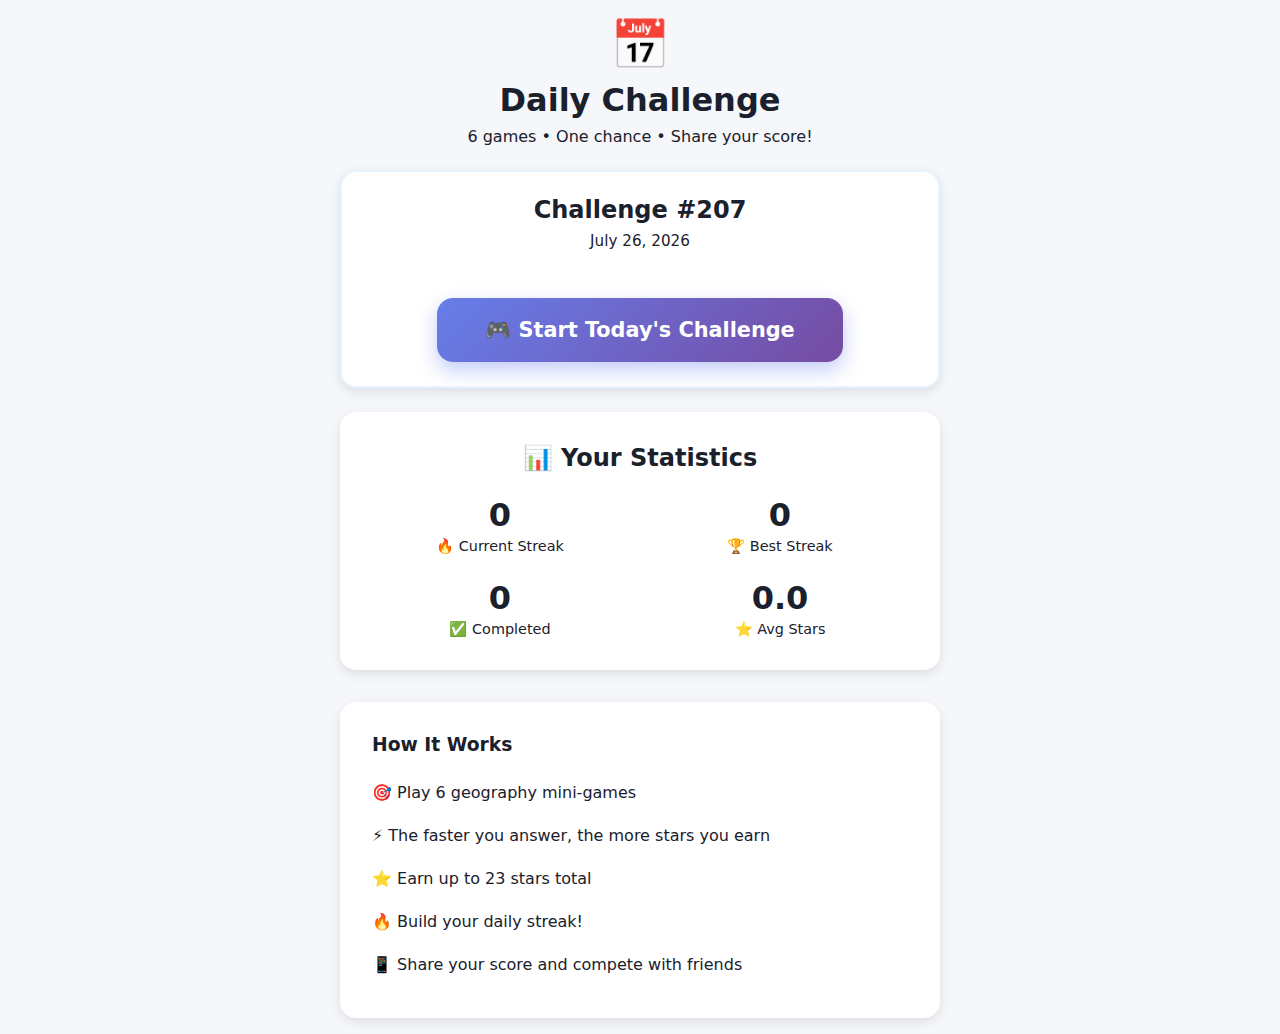
<file: daily.html>
<!DOCTYPE html>
<html lang="en">
<head>
  <meta charset="UTF-8">
  <meta name="viewport" content="width=device-width, initial-scale=1.0, maximum-scale=1.0, user-scalable=no">
  <title>Daily Challenge - GeoQuiz</title>
  <link rel="icon" type="image/svg+xml" href="favicon.svg">
  <meta name="description" content="Take the daily geography challenge! Test your knowledge with 6 mini-games and share your score.">


  <link rel="stylesheet" href="css/styles.css">
  <link rel="stylesheet" href="css/daily-challenge.css">
</head>
<body>
  <header>
    <nav>
    </nav>
  </header>

  <main class="daily-landing">
    <div class="daily-hero">
      <div class="daily-icon">📅</div>
      <h1>Daily Challenge</h1>
      <p class="daily-subtitle">6 games • One chance • Share your score!</p>
    </div>

    <div class="daily-challenge-card" id="challenge-card">
      <!-- Will be populated by JavaScript -->
    </div>

    <div class="daily-stats-card" id="stats-card">
      <h2>📊 Your Statistics</h2>
      <div class="stats-grid">
        <div class="stat-item">
          <div class="stat-value" id="current-streak">0</div>
          <div class="stat-label">🔥 Current Streak</div>
        </div>
        <div class="stat-item">
          <div class="stat-value" id="max-streak">0</div>
          <div class="stat-label">🏆 Best Streak</div>
        </div>
        <div class="stat-item">
          <div class="stat-value" id="total-completed">0</div>
          <div class="stat-label">✅ Completed</div>
        </div>
        <div class="stat-item">
          <div class="stat-value" id="average-stars">0.0</div>
          <div class="stat-label">⭐ Avg Stars</div>
        </div>
      </div>
    </div>

    <div class="daily-info">
      <h3>How It Works</h3>
      <ul>
        <li>🎯 Play 6 geography mini-games</li>
        <li>⚡ The faster you answer, the more stars you earn</li>
        <li>⭐ Earn up to 23 stars total</li>
        <li>🔥 Build your daily streak!</li>
        <li>📱 Share your score and compete with friends</li>
      </ul>
    </div>
  </main>

  <script src="js/theme.js"></script>
  <script type="module">
    import { getTodayDate, getChallengeNumber } from './js/seeded-random.js';
    import { hasCompletedToday, getResultForDate, getStats, getTimeUntilNext } from './js/daily-challenge-scoring.js';

    const today = getTodayDate();
    const challengeNum = getChallengeNumber(today);
    const hasPlayed = hasCompletedToday(today);
    const result = getResultForDate(today);
    const stats = getStats();

    // Populate challenge card
    const challengeCard = document.getElementById('challenge-card');

    if (hasPlayed && result) {
      // Already completed today - show results
      const { hours, minutes } = getTimeUntilNext();
      challengeCard.innerHTML = `
        <div class="challenge-completed">
          <div class="completed-icon">✅</div>
          <h2>Challenge #${challengeNum} Complete!</h2>
          <div class="completed-score">
            <div class="score-stars">⭐ ${result.stars}/23 stars</div>
            <div class="score-time">⏱️ ${Math.floor(result.totalTime / 60)}:${(result.totalTime % 60).toString().padStart(2, '0')}</div>
          </div>
          <p class="next-challenge">Next challenge in ${hours}h ${minutes}m</p>
          <a href="daily-challenge.html?review=${today}" class="btn btn-secondary">
            📊 Review Results
          </a>
        </div>
      `;
    } else {
      // Not played yet - show start button
      const dateFormatted = new Date(today + 'T00:00:00').toLocaleDateString('en-US', {
        month: 'long',
        day: 'numeric',
        year: 'numeric'
      });

      challengeCard.innerHTML = `
        <div class="challenge-available">
          <h2>Challenge #${challengeNum}</h2>
          <p class="challenge-date">${dateFormatted}</p>
          <a href="daily-challenge.html" class="btn-start-challenge">
            🎮 Start Today's Challenge
          </a>
        </div>
      `;
    }

    // Populate stats
    document.getElementById('current-streak').textContent = stats.currentStreak || 0;
    document.getElementById('max-streak').textContent = stats.maxStreak || 0;
    document.getElementById('total-completed').textContent = stats.totalCompleted || 0;
    document.getElementById('average-stars').textContent = stats.averageStars || '0.0';
  </script>
</body>
</html>
</file>
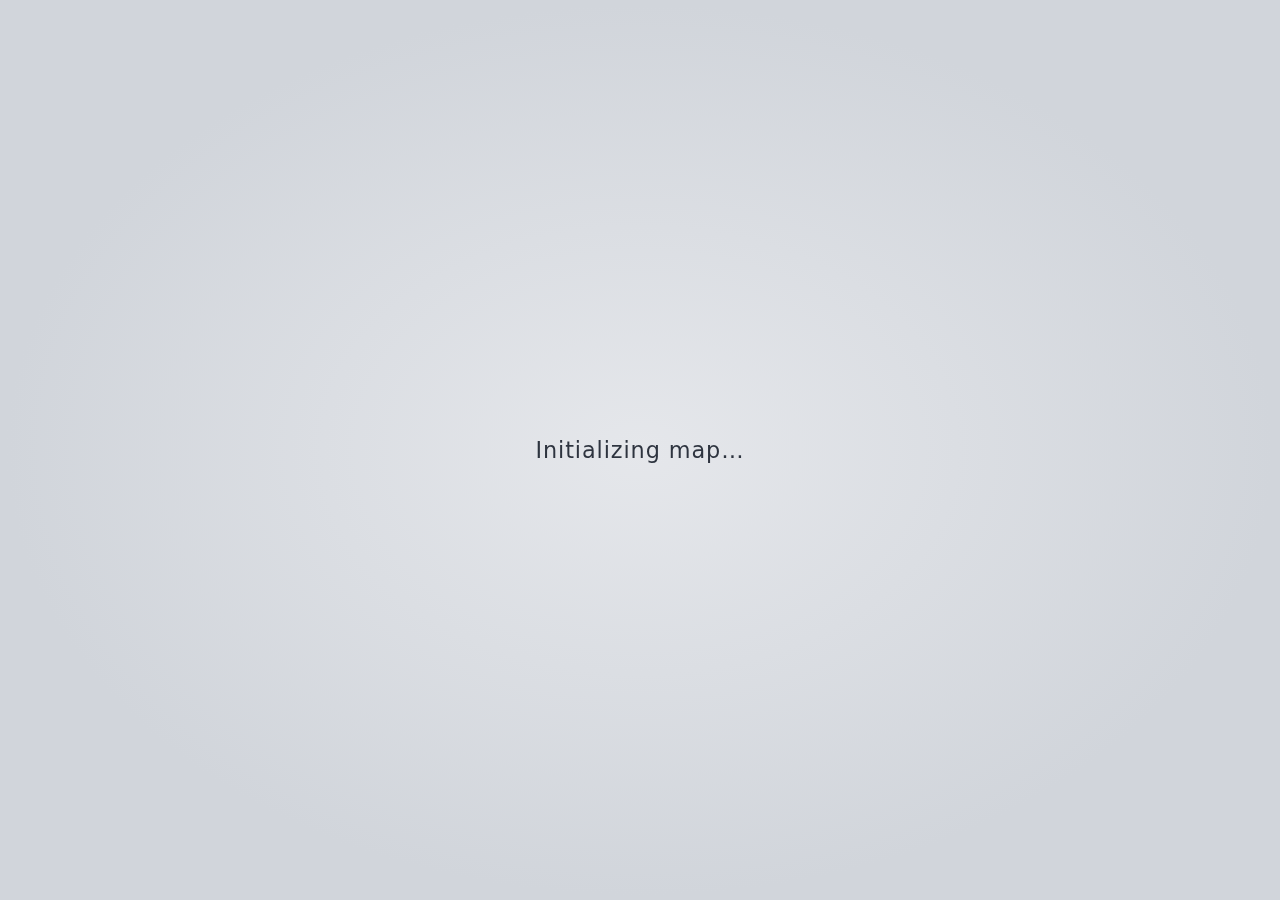
<file: find-country.html>
<!doctype html>
<html lang="en">
<head>
  <meta charset="utf-8"/>
  <meta name="viewport" content="width=device-width,initial-scale=1"/>
  <title>Find the Country Quiz</title>
  <link rel="stylesheet" href="css/styles.css">
  <script>
    // Prevent FOUC - apply theme immediately
    (function() {
      const saved = localStorage.getItem('geoquiz-theme');
      const system = window.matchMedia('(prefers-color-scheme: dark)').matches ? 'dark' : 'light';
      const theme = saved || system;
      if (theme === 'light') {
        document.documentElement.classList.add('light-mode');
      }
    })();
  </script>
</head>

<body>
<div class="wrap">
  <div class="card">

    <div id="init-overlay">
      Initializing map…
    </div>

    <div class="row row-space-between">
      <div>
        <h1><a href="index.html" style="text-decoration: none; color: inherit;">🎯 Find the Country</a></h1>
        <div class="muted">Locate the country on the map.</div>
      </div>
      <div class="row">
        <div class="pill">Score: <b id="score">0</b></div>
        <div class="pill">Progress: <b id="progress">0 / 193</b></div>
      </div>
    </div>

    <div class="hr"></div>

    <div class="country" id="countryName">—</div>

    <div class="mapwrap">
      <svg id="map" viewBox="0 0 600 320" width="100%" height="320"></svg>
    </div>

  </div>
</div>

<!-- Final score screen -->
<div class="overlay" id="finalOverlay" role="dialog" aria-modal="true">
  <div class="panel">
    <h2>🎉 Finished!</h2>
    <div class="muted" id="finalSubtitle"></div>
    <div class="hr"></div>

    <div class="grid2">
      <div class="pill">Final score: <b id="finalScore">0</b></div>
      <div class="pill">Countries: <b id="finalCountries">193</b></div>
      <div class="pill">Correct: <b id="finalCorrect">0</b></div>
      <div class="pill">Accuracy: <b id="finalAccuracy">0%</b></div>
    </div>

    <div class="hr"></div>
    <div class="row">
      <button id="playAgain">Play again</button>
      <button id="closeFinal">Close</button>
    </div>
  </div>
</div>

<canvas id="confetti"></canvas>

<script src="js/theme.js"></script>
<script src="js/data.js"></script>
<script type="module" src="js/find-country-main.js"></script>

</body>
</html>
</file>
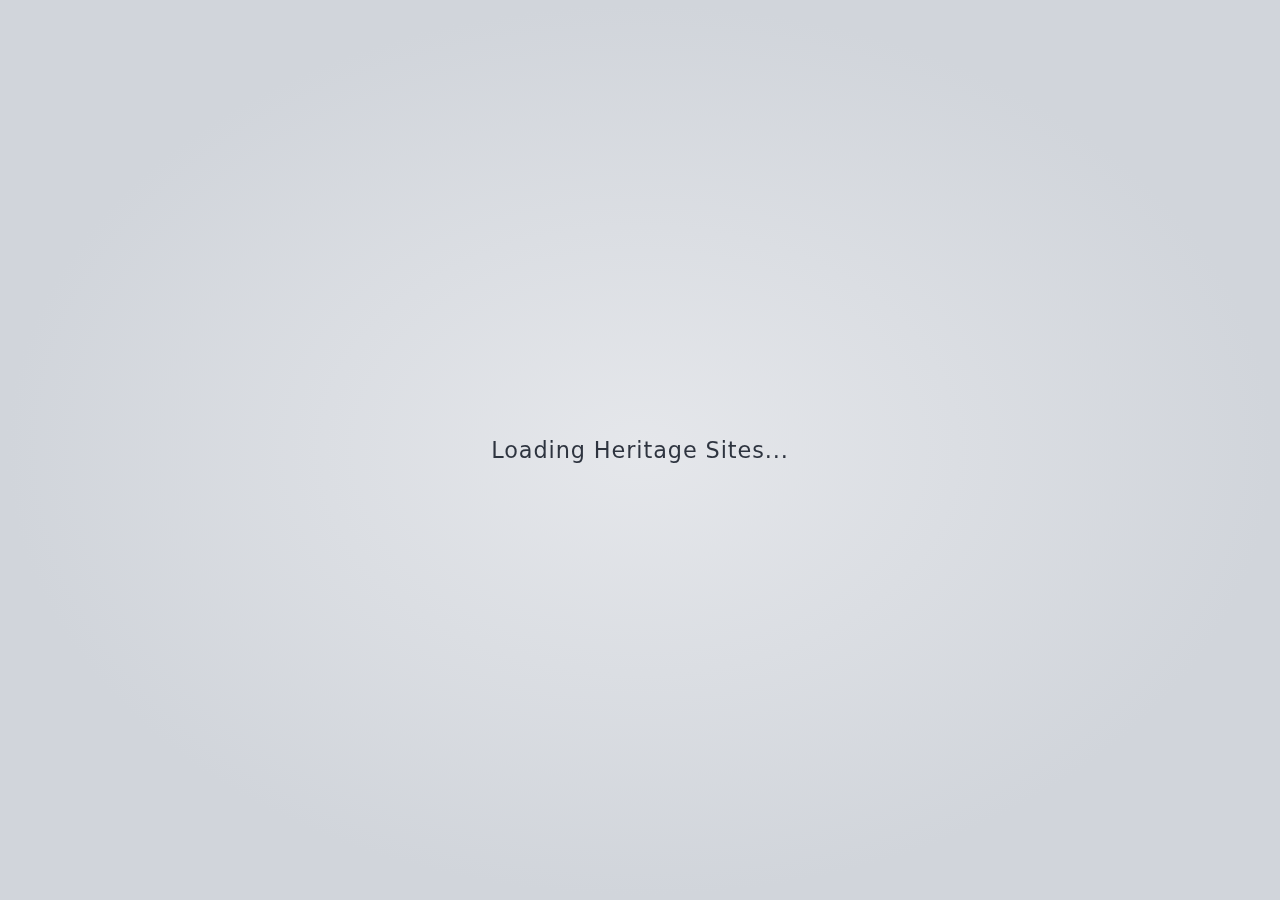
<file: heritage.html>
<!doctype html>
<html lang="en">
<head>
  <meta charset="utf-8"/>
  <meta name="viewport" content="width=device-width,initial-scale=1"/>
  <title>UNESCO Heritage - GeoQuiz</title>
  <link rel="icon" type="image/svg+xml" href="favicon.svg">
  <link rel="stylesheet" href="css/styles.css">
  <script>
    // Prevent FOUC - apply theme immediately
    (function() {
      const saved = localStorage.getItem('geoquiz-theme');
      const system = window.matchMedia('(prefers-color-scheme: dark)').matches ? 'dark' : 'light';
      const theme = saved || system;
      if (theme === 'light') {
        document.documentElement.classList.add('light-mode');
      }
    })();
  </script>
</head>

<body>
<div class="wrap heritage-page">
  <div class="card">

    <div id="init-overlay">
      <div class="spinner"></div>
      <div>Loading Heritage Sites...</div>
    </div>

    <div class="row row-space-between">
      <div>
        <h1>
          <a href="index.html" style="text-decoration: none; color: inherit;">
            <svg class="game-icon game-header-icon" width="60" height="60" viewBox="0 0 100 100" xmlns="http://www.w3.org/2000/svg">
              <defs>
                <linearGradient id="grad-heritage-header" x1="0%" y1="0%" x2="100%" y2="100%">
                  <stop offset="0%" style="stop-color:#ec4899;stop-opacity:1" />
                  <stop offset="100%" style="stop-color:#f97316;stop-opacity:1" />
                </linearGradient>
              </defs>
              <!-- Camera body -->
              <rect x="20" y="35" width="60" height="40" rx="8" fill="url(#grad-heritage-header)" opacity="0.3"/>
              <circle cx="55" cy="55" r="15" fill="none" stroke="url(#grad-heritage-header)" stroke-width="4"/>
              <circle cx="55" cy="55" r="10" fill="url(#grad-heritage-header)" opacity="0.6"/>
              <!-- Flash -->
              <rect x="25" y="30" width="8" height="6" rx="2" fill="url(#grad-heritage-header)"/>
              <!-- Location pin overlay -->
              <circle cx="75" cy="35" r="8" fill="url(#grad-heritage-header)"/>
              <path d="M75 27 L75 20" stroke="url(#grad-heritage-header)" stroke-width="3" stroke-linecap="round"/>
              <circle cx="75" cy="18" r="3" fill="url(#grad-heritage-header)"/>
            </svg>
            UNESCO Heritage
          </a>
        </h1>
        <div class="muted">Identify countries from UNESCO World Heritage Sites.</div>
      </div>
      <div class="row">
        <div class="pill">Score: <b id="score">0</b></div>
        <div class="pill">Progress: <b id="progress">0 / 46</b></div>
      </div>
    </div>

    <div class="hr"></div>

    <!-- Image Container (will be replaced by UI component) -->
    <div id="game-container" class="heritage-game-container"></div>

  </div>
</div>

<!-- Final score screen -->
<div class="overlay" id="finalOverlay" role="dialog" aria-modal="true" style="display: none;">
  <div class="panel">
    <h2>🌍 Adventure Complete!</h2>
    <div class="muted" id="finalSubtitle"></div>
    <div class="hr"></div>

    <div class="grid2">
      <div class="pill">Final score: <b id="finalScore">0</b></div>
      <div class="pill">Sites: <b id="finalSites">46</b></div>
      <div class="pill">Perfect Guesses: <b id="finalPerfect">0</b></div>
      <div class="pill">Accuracy: <b id="finalAccuracy">0%</b></div>
    </div>

    <div class="hr"></div>
    <div class="row">
      <button id="playAgain">Play Again</button>
      <button id="closeFinal">Close</button>
    </div>
  </div>
</div>

<canvas id="confetti"></canvas>

<script src="js/pako.min.js"></script>
<script src="js/mobile-autocomplete.js"></script>
<script src="js/theme.js"></script>
<script src="js/data.js"></script>
<script type="module" src="js/heritage-main.js"></script>

</body>
</html>
</file>
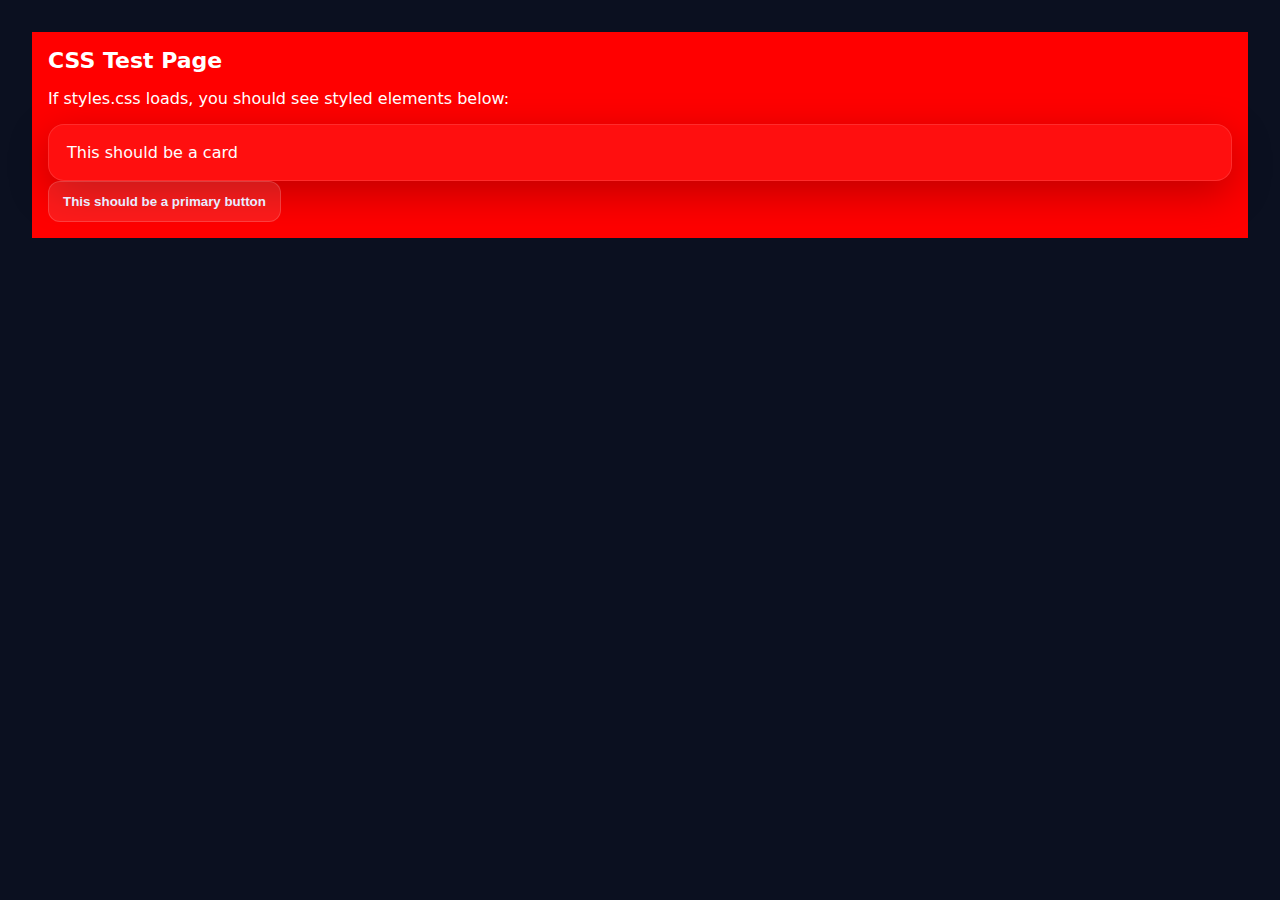
<file: test-css.html>
<!DOCTYPE html>
<html lang="en">
<head>
  <meta charset="UTF-8">
  <title>CSS Test</title>
  <link rel="stylesheet" href="css/styles.css">
  <style>
    body { padding: 2rem; font-family: system-ui; }
    .test { background: red; color: white; padding: 1rem; }
  </style>
</head>
<body>
  <div class="test">
    <h1>CSS Test Page</h1>
    <p>If styles.css loads, you should see styled elements below:</p>
    <div class="card">This should be a card</div>
    <button class="btn-primary">This should be a primary button</button>
  </div>
  <script>
    console.log('Checking CSS...');
    const sheets = document.styleSheets;
    console.log('Total stylesheets loaded:', sheets.length);
    for (let i = 0; i < sheets.length; i++) {
      console.log(`Sheet ${i}:`, sheets[i].href || 'inline');
    }
  </script>
</body>
</html>
</file>
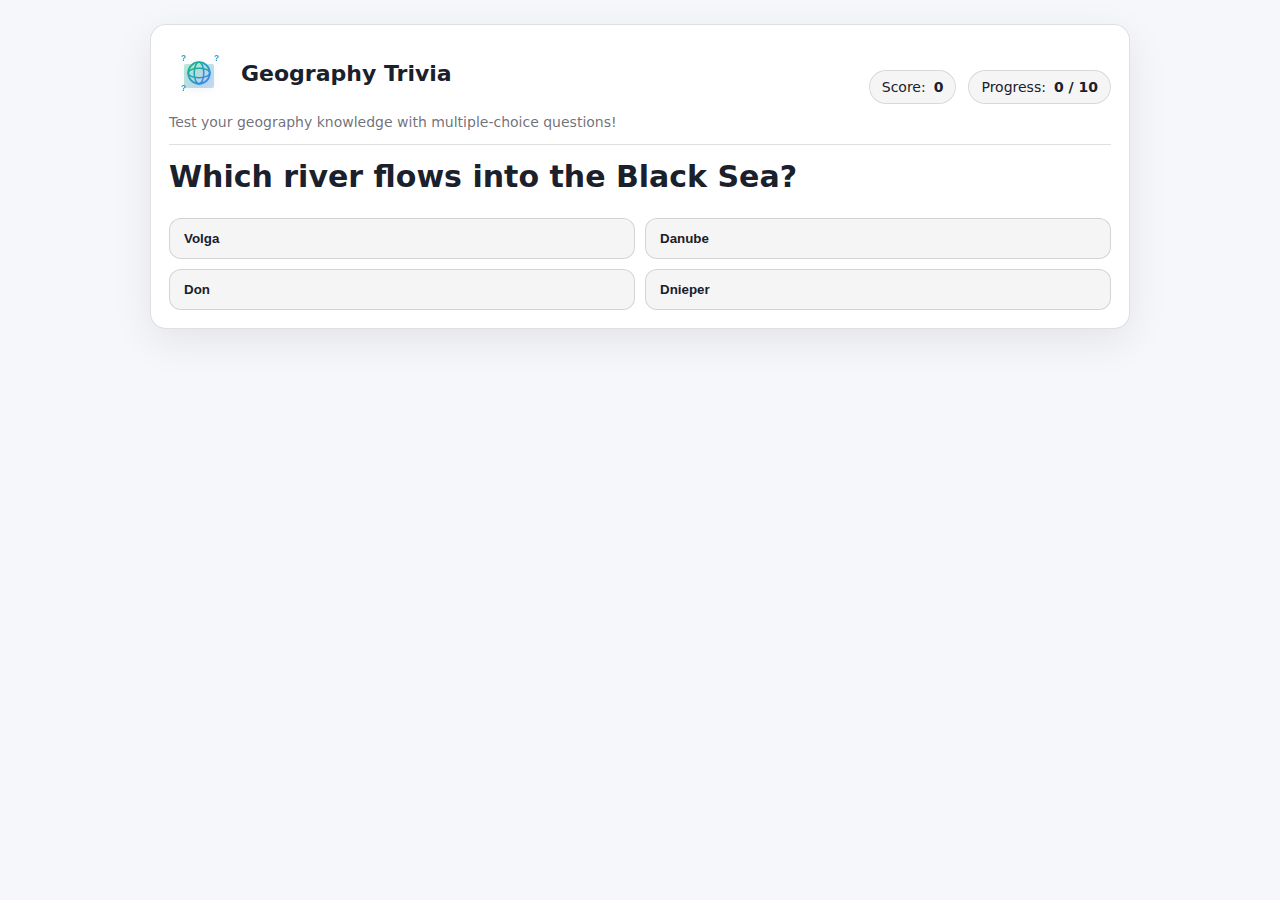
<file: trivia.html>
<!doctype html>
<html lang="en">
<head>
  <meta charset="utf-8"/>
  <meta name="viewport" content="width=device-width,initial-scale=1"/>
  <title>Geography Trivia Quiz</title>
  <link rel="stylesheet" href="css/styles.css">
  <script>
    // Prevent FOUC - apply theme immediately
    (function() {
      const saved = localStorage.getItem('geoquiz-theme');
      const system = window.matchMedia('(prefers-color-scheme: dark)').matches ? 'dark' : 'light';
      const theme = saved || system;
      if (theme === 'light') {
        document.documentElement.classList.add('light-mode');
      }
    })();
  </script>
</head>

<body>
<div class="wrap">
  <div class="card">

    <div class="row row-space-between">
      <div>
        <h1>
          <a href="index.html" style="text-decoration: none; color: inherit;">
            <svg class="game-icon game-header-icon" viewBox="0 0 100 100" xmlns="http://www.w3.org/2000/svg">
              <defs>
                <linearGradient id="grad-trivia-header" x1="0%" y1="0%" x2="100%" y2="100%">
                  <stop offset="0%" style="stop-color:#10b981;stop-opacity:1" />
                  <stop offset="100%" style="stop-color:#3b82f6;stop-opacity:1" />
                </linearGradient>
              </defs>
              <rect x="25" y="35" width="50" height="40" rx="3" fill="url(#grad-trivia-header)" opacity="0.3"/>
              <line x1="50" y1="35" x2="50" y2="75" stroke="url(#grad-trivia-header)" stroke-width="2" opacity="0.5"/>
              <circle cx="50" cy="50" r="18" fill="none" stroke="url(#grad-trivia-header)" stroke-width="3"/>
              <ellipse cx="50" cy="50" rx="18" ry="8" fill="none" stroke="url(#grad-trivia-header)" stroke-width="2.5"/>
              <ellipse cx="50" cy="50" rx="8" ry="18" fill="none" stroke="url(#grad-trivia-header)" stroke-width="2.5"/>
              <text x="20" y="30" font-size="14" fill="url(#grad-trivia-header)" font-family="Arial, sans-serif" font-weight="bold">?</text>
              <text x="75" y="30" font-size="14" fill="url(#grad-trivia-header)" font-family="Arial, sans-serif" font-weight="bold">?</text>
              <text x="20" y="80" font-size="14" fill="url(#grad-trivia-header)" font-family="Arial, sans-serif" font-weight="bold">?</text>
            </svg>
            Geography Trivia
          </a>
        </h1>
        <div class="muted">Test your geography knowledge with multiple-choice questions!</div>
      </div>
      <div class="row">
        <div class="pill">Score: <b id="score">0</b></div>
        <div class="pill">Progress: <b id="progress">0 / 20</b></div>
      </div>
    </div>

    <div class="hr"></div>

    <div id="questionText" class="country">—</div>

    <div id="choices" class="choices"></div>

    <div id="explanation" class="status" style="display:none"></div>

  </div>
</div>

<!-- Final score screen -->
<div class="overlay" id="finalOverlay" role="dialog" aria-modal="true">
  <div class="panel">
    <h2>🎉 Quiz Complete!</h2>
    <div class="muted" id="finalSubtitle">Great job!</div>
    <div class="hr"></div>

    <div class="grid2">
      <div class="pill">Final score: <b id="finalScore">0</b></div>
      <div class="pill">Questions: <b id="finalTotal">20</b></div>
      <div class="pill">Correct: <b id="finalCorrect">0</b></div>
      <div class="pill">Accuracy: <b id="finalAccuracy">0%</b></div>
    </div>

    <div class="hr"></div>
    <div class="row">
      <button id="playAgain">Play again</button>
      <button id="closeFinal">Close</button>
    </div>
  </div>
</div>

<canvas id="confetti"></canvas>

<script src="js/theme.js"></script>
<script type="module" src="js/trivia-main.js"></script>

</body>
</html>
</file>
<file: css/styles.css>
:root{
  font-family:system-ui,-apple-system,Segoe UI,Roboto,Arial,sans-serif;
  
  /* Color palette - Dark mode (default) */
  --bg-primary: #0b1020;
  --text-primary: #e8ecff;
  --text-muted: rgba(232,236,255,.72);
  --card-bg: rgba(255,255,255,.06);
  --card-border: rgba(255,255,255,.12);
  --card-shadow: rgba(0,0,0,.25);
  --input-bg: rgba(0,0,0,.22);
  --input-border: rgba(255,255,255,.18);
  --input-color: #e8ecff;
  --button-bg: rgba(255,255,255,.1);
  --button-hover: rgba(255,255,255,.14);
  --button-border: rgba(255,255,255,.16);
  --button-color: #e8ecff;
  --map-bg: rgba(255,255,255,.04);
  --map-border: rgba(255,255,255,.12);
  --hr-color: rgba(255,255,255,.12);
  --pill-bg: rgba(255,255,255,.08);
  --pill-border: rgba(255,255,255,.12);
  --overlay-bg: rgba(0,0,0,.6);
  --panel-bg: rgba(15,20,40,.96);
  --panel-border: rgba(255,255,255,.14);
  --good-color: #6ee7b7;
  --bad-color: #fda4af;
  --star-color: #ffd54a;
  --star-shadow: rgba(255,213,74,.25);
  --country-hover-color: #ffffff;
  --country-hover-shadow: rgba(165,180,252,.35);
  --correct-border: rgba(110,231,183,.65);
  --correct-bg: rgba(110,231,183,.14);
  --wrong-border: rgba(253,164,175,.65);
  --wrong-bg: rgba(253,164,175,.14);
  --init-overlay-bg: radial-gradient(ellipse at center, #0f1220 0%, #070816 70%);
  --init-overlay-color: rgba(232,236,255,.9);
  --bonus-bg: rgba(255,255,255,.06);
  --bonus-color: rgba(232,236,255,.9);
  
  /* Map SVG colors */
  --map-country-stroke: rgba(232,236,255,.3);
  --map-country-stroke-neighbor: rgba(232,236,255,.5);
  --map-country-stroke-highlight: rgba(232,236,255,.95);
  --map-country-fill: rgba(165,180,252,.08);
  --map-country-fill-highlight: rgba(165,180,252,.25);
  --map-selected-fill: rgba(165, 180, 252, 0.35);
  --map-selected-stroke: rgba(165, 180, 252, 0.95);
  --map-correct-fill: rgba(110, 231, 183, 0.5);
  --map-correct-stroke: rgba(110, 231, 183, 0.95);
  --map-wrong-fill: rgba(252, 165, 161, 0.5);
  --map-wrong-stroke: rgba(252, 165, 161, 0.95);
  --map-dot-fill: #6ee7b7;
  --map-dot-stroke: rgba(232,236,255,.9);
  
  /* Route game colors */
  --color-green: rgba(34, 197, 94, 0.8);
  --color-orange: rgba(249, 115, 22, 0.8);
  --color-blue: rgba(59, 130, 246, 0.8);
  --color-gold: rgba(250, 204, 21, 0.9);
}

body.light-mode,
html.light-mode {
  /* Color palette - Light mode */
  --bg-primary: #f5f7fa;
  --text-primary: #1a202c;
  --text-muted: rgba(26,32,44,.65);
  --card-bg: #ffffff;
  --card-border: rgba(0,0,0,.12);
  --card-shadow: rgba(0,0,0,.08);
  --input-bg: #ffffff;
  --input-border: rgba(0,0,0,.20);
  --input-color: #1a202c;
  --button-bg: rgba(0,0,0,.04);
  --button-hover: rgba(0,0,0,.08);
  --button-border: rgba(0,0,0,.14);
  --button-color: #1a202c;
  --map-bg: rgba(0,0,0,.02);
  --map-border: rgba(0,0,0,.15);
  --hr-color: rgba(0,0,0,.12);
  --pill-bg: rgba(0,0,0,.04);
  --pill-border: rgba(0,0,0,.12);
  --overlay-bg: rgba(0,0,0,.5);
  --panel-bg: #ffffff;
  --panel-border: rgba(0,0,0,.15);
  --good-color: #059669;
  --bad-color: #dc2626;
  --star-color: #f59e0b;
  --star-shadow: rgba(245,158,11,.25);
  --country-hover-color: #000000;
  --country-hover-shadow: rgba(99,102,241,.35);
  --correct-border: rgba(5,150,105,.65);
  --correct-bg: rgba(5,150,105,.14);
  --wrong-border: rgba(220,38,38,.65);
  --wrong-bg: rgba(220,38,38,.14);
  --init-overlay-bg: radial-gradient(ellipse at center, #e5e7eb 0%, #d1d5db 70%);
  --init-overlay-color: rgba(26,32,44,.9);
  --bonus-bg: rgba(0,0,0,.04);
  --bonus-color: rgba(26,32,44,.9);
  
  /* Map SVG colors - black strokes for light mode (mirror of white strokes in dark mode) */
  --map-country-stroke: rgba(0,0,0,.35);
  --map-country-stroke-neighbor: rgba(0,0,0,.5);
  --map-country-stroke-highlight: rgba(0,0,0,.85);
  --map-country-fill: rgba(99,102,241,.08);
  --map-country-fill-highlight: rgba(99,102,241,.25);
  --map-selected-fill: rgba(99, 102, 241, 0.3);
  --map-selected-stroke: rgba(99, 102, 241, 0.95);
  --map-correct-fill: rgba(5, 150, 105, 0.35);
  --map-correct-stroke: rgba(5, 150, 105, 0.95);
  --map-wrong-fill: rgba(220, 38, 38, 0.35);
  --map-wrong-stroke: rgba(220, 38, 38, 0.95);
  --map-dot-fill: #059669;
  --map-dot-stroke: rgba(0,0,0,.85);
}

body{margin:0;background:var(--bg-primary);color:var(--text-primary)}
.wrap{max-width:980px;margin:0 auto;padding:24px}
.card{background:var(--card-bg);border:1px solid var(--card-border);border-radius:16px;padding:18px;box-shadow:0 12px 40px var(--card-shadow)}

/* Game page header with icon */
.game-header-icon {
  width: 60px;
  height: 60px;
  display: inline-block;
  vertical-align: middle;
  margin-right: 12px;
  filter: drop-shadow(0 2px 4px rgba(0,0,0,0.1));
}

h1{margin:0 0 6px;font-size:22px}
h1 a {display: inline-flex; align-items: center;}
.muted{color:var(--text-muted);font-size:14px}
.row{display:flex;gap:12px;flex-wrap:wrap;align-items:center}
.row-space-between{justify-content:space-between}
.pill{display:inline-flex;gap:8px;padding:8px 12px;border-radius:999px;background:var(--pill-bg);border:1px solid var(--pill-border);font-size:14px}
.star{font-size:16px;line-height:1}
.starArms{margin-left:6px;opacity:.9;font-size:12px;letter-spacing:1px}
.hr{height:1px;background:var(--hr-color);margin:14px 0}
.country{font-size:30px;font-weight:750;margin:10px 0}

/* Keep input + Submit always on same row (mobile too) */
.answerRow{
  display:flex;
  gap:12px;
  align-items:stretch;
  flex-wrap:nowrap;
  width:100%;
}
.answerRow input{
  flex:1 1 auto;
  min-width:0; /* important for small screens */
}
.answerRow button{
  flex:0 0 auto;
  white-space:nowrap;
}

input{
  width:min(560px,100%);
  padding:12px 14px;border-radius:12px;border:1px solid var(--input-border);
  background:var(--input-bg);color:var(--input-color);font-size:16px
}
button{padding:12px 14px;border-radius:12px;border:1px solid var(--button-border);background:var(--button-bg);color:var(--button-color);font-weight:650;cursor:pointer}
button:hover{background:var(--button-hover)}
button:disabled{opacity:.55;cursor:not-allowed}

.status{margin-top:20px;font-size:14px}
.good{color:var(--good-color)}
.bad{color:var(--bad-color)}

.choices{margin-top:24px;display:grid;gap:10px}
@media (min-width:640px){ .choices{grid-template-columns:1fr 1fr} }
.footer{margin-top:14px;display:flex;gap:10px;flex-wrap:wrap}

/* Make choice feedback clear */
.choices button{
  text-align:left;
}

/* Keep disabled buttons fully visible so colors show */
.choices button:disabled{
  opacity: 1;
  cursor: default;
}

.choices button.correct{
  border-color: var(--correct-border);
  background: var(--correct-bg);
}

.choices button.wrong{
  border-color: var(--wrong-border);
  background: var(--wrong-bg);
}

.mapwrap{margin:10px 0}
#map{
  border-radius:14px;
  background:var(--map-bg);
  border:1px solid var(--map-border);
  touch-action:none;
  will-change:transform;
  transform:translateZ(0);
}

.country{
  cursor: pointer;
  text-decoration: none;
  transition: color .15s ease, text-shadow .15s ease;
}

.country:hover{
  color: var(--country-hover-color);
  text-shadow: 0 0 12px var(--country-hover-shadow);
}

.country:active{
  opacity: 0.85;
}

/* Final screen overlay */
.overlay{
  position:fixed; inset:0;
  background:var(--overlay-bg);
  display:none;
  align-items:center;
  justify-content:center;
  padding:20px;
}
.overlay .panel{
  width:min(720px, 100%);
  background:var(--panel-bg);
  border:1px solid var(--panel-border);
  border-radius:16px;
  padding:18px;
  box-shadow:0 18px 60px rgba(0,0,0,.45);
}
.overlay h2{margin:0 0 8px}
.grid2{display:grid;grid-template-columns:1fr 1fr;gap:10px}
@media (max-width:520px){ .grid2{grid-template-columns:1fr} }

.starStack{
  display:inline-block;
  position:relative;
  margin-left:4px;
  height:18px;
  vertical-align:middle;
}

.starStack .starIcon{
  position:absolute;
  left:0;
  top:0;
  font-size:16px;
  line-height:18px;
  color:var(--star-color);
  text-shadow: 0 0 6px var(--star-shadow);
  user-select:none;
  pointer-events:none;
}

#confetti{
  position: fixed;
  inset: 0;
  width: 100vw;
  height: 100vh;
  pointer-events: none;
  z-index: 9999;
}

#init-overlay {
  position: fixed;
  inset: 0;
  display: flex;
  align-items: center;
  justify-content: center;
  background: var(--init-overlay-bg);
  color: var(--init-overlay-color);
  font-size: 1.4rem;
  letter-spacing: 0.04em;
  z-index: 9999;
  transition: opacity .35s ease;
}

#init-overlay.hidden {
  opacity: 0;
  pointer-events: none;
}

.star { color: var(--star-color); text-shadow: 0 0 10px var(--star-shadow); }
.bonusLabel { flex: 1; padding: 10px 12px; border-radius: 12px; background: var(--bonus-bg); color: var(--bonus-color); }
.hidden { display: none; }

/* Theme toggle button - fixed position (for game pages) */
.theme-toggle {
  position: fixed;
  top: 20px;
  right: 20px;
  z-index: 1000;
  width: 44px;
  height: 44px;
  border-radius: 50%;
  background: var(--button-bg);
  border: 1px solid var(--button-border);
  color: var(--button-color);
  cursor: pointer;
  display: flex;
  align-items: center;
  justify-content: center;
  font-size: 20px;
  transition: background 0.15s ease, transform 0.15s ease;
  padding: 0;
}

.theme-toggle:hover {
  background: var(--button-hover);
  transform: scale(1.05);
}

.theme-toggle:active {
  transform: scale(0.95);
}

/* Theme toggle button - inline version (for index page) */
.theme-toggle-inline {
  width: 36px;
  height: 36px;
  border-radius: 50%;
  background: var(--button-bg);
  border: 1px solid var(--button-border);
  color: var(--button-color);
  cursor: pointer;
  display: flex;
  align-items: center;
  justify-content: center;
  font-size: 18px;
  transition: background 0.15s ease, transform 0.15s ease;
  padding: 0;
  flex-shrink: 0;
  -webkit-tap-highlight-color: transparent;
  touch-action: manipulation;
  user-select: none;
  -webkit-user-select: none;
}

.theme-toggle-inline:hover {
  background: var(--button-hover);
  transform: scale(1.05);
}

.theme-toggle-inline:active {
  transform: scale(0.95);
}

.theme-icon {
  display: block;
  line-height: 1;
  pointer-events: none;
}

/* Route Game Specific Styles */

/* Animations */
@keyframes fadeIn {
  from {
    opacity: 0;
    transform: scale(0.95);
  }
  to {
    opacity: 1;
    transform: scale(1);
  }
}

@keyframes slideIn {
  from {
    opacity: 0;
    transform: translateX(-10px);
  }
  to {
    opacity: 1;
    transform: translateX(0);
  }
}

@keyframes shake {
  0%, 100% { transform: translateX(0); }
  10%, 30%, 50%, 70%, 90% { transform: translateX(-5px); }
  20%, 40%, 60%, 80% { transform: translateX(5px); }
}

@keyframes pulse {
  0% { transform: scale(1); }
  50% { transform: scale(1.05); }
  100% { transform: scale(1); }
}

@keyframes borderFlash {
  0%, 100% { border-color: var(--pill-border); }
  50% { border-color: var(--color-green); }
}

/* Map SVG path animations */
#map path {
  /* Removed fadeIn animation - it was distracting */
  transition: fill 0.3s ease, stroke 0.3s ease;
}

.route-display {
  display: flex;
  align-items: center;
  justify-content: center;
  gap: 8px;
  padding: 20px;
  margin-bottom: 20px;
  background: var(--pill-bg);
  border: 1px solid var(--pill-border);
  border-radius: 12px;
  font-size: 18px;
  font-weight: 600;
  flex-wrap: wrap;
  transition: all 0.3s ease;
}

.route-country {
  padding: 6px 14px;
  border-radius: 8px;
  border: 2px solid transparent;
  white-space: nowrap;
  animation: slideIn 0.3s ease-out;
  transition: all 0.2s ease;
}

.route-country:hover {
  transform: translateY(-2px);
}

.route-country.start {
  background: rgba(34, 197, 94, 0.2);
  border-color: var(--color-green);
  color: var(--color-green);
}

.route-country.end {
  background: rgba(249, 115, 22, 0.2);
  border-color: var(--color-orange);
  color: var(--color-orange);
}

.route-country.path {
  background: rgba(59, 130, 246, 0.2);
  border-color: var(--color-blue);
  color: var(--color-blue);
}

.route-country.optimal-display {
  background: rgba(250, 204, 21, 0.2);
  border-color: var(--color-gold);
  color: var(--color-gold);
}

.route-arrow {
  color: var(--text-muted);
  font-size: 20px;
  font-weight: 400;
  transition: transform 0.2s ease;
}

.route-placeholder {
  color: var(--text-muted);
  font-size: 24px;
  padding: 0 10px;
  animation: pulse 2s ease-in-out infinite;
}

.hint-message {
  padding: 12px 16px;
  margin: 16px 0;
  background: rgba(251, 191, 36, 0.15);
  border: 1px solid rgba(251, 191, 36, 0.4);
  border-radius: 8px;
  color: #fbbf24;
  font-size: 14px;
  text-align: center;
  animation: slideIn 0.3s ease-out;
}

/* Status message animations */
.status {
  transition: all 0.3s ease;
  animation: slideIn 0.3s ease-out;
}

.status.correct {
  animation: pulse 0.5s ease-out;
}

.status.wrong {
  animation: shake 0.5s ease-out;
}

/* Input animations */
.answerRow input {
  transition: border-color 0.3s ease, box-shadow 0.3s ease;
}

.answerRow input.correct-flash {
  animation: borderFlash 0.6s ease-out;
}

.answerRow input.shake {
  animation: shake 0.5s ease-out;
}

/* Button hover effects */
button {
  transition: all 0.2s ease;
}

button:hover:not(:disabled) {
  transform: translateY(-2px);
  box-shadow: 0 4px 8px rgba(0, 0, 0, 0.2);
}

button:active:not(:disabled) {
  transform: translateY(0);
}

.btn-secondary {
  background: rgba(255,255,255,.04) !important;
  border-color: rgba(255,255,255,.08) !important;
  color: var(--text-muted) !important;
}

.btn-secondary:hover {
  background: rgba(255,255,255,.08) !important;
  border-color: rgba(255,255,255,.12) !important;
}

/* Difficulty selector styling */
#difficulty {
  cursor: pointer;
  transition: all 0.2s ease;
}

#difficulty:hover {
  border-color: var(--color-blue);
  box-shadow: 0 0 0 2px rgba(59, 130, 246, 0.2);
}

#difficulty:focus {
  outline: none;
  border-color: var(--color-blue);
  box-shadow: 0 0 0 3px rgba(59, 130, 246, 0.3);
}

select option {
  background: var(--card-bg);
  color: var(--text-primary);
}

@media (max-width: 640px) {
  .theme-toggle {
    top: 12px;
    right: 12px;
    width: 40px;
    height: 40px;
    font-size: 18px;
  }
  .theme-toggle-inline {
    width: 44px;
    height: 44px;
    font-size: 20px;
  }
  
  /* Mobile fixes for Connect the Countries game */
  
  /* Responsive map height - shorter on mobile to fit controls on screen */
  .mapwrap {
    height: 35vh; /* Reduced from 50vh to fit everything on screen */
    min-height: 200px; /* Reduced from 250px */
    max-height: 300px; /* Reduced from 400px */
  }
  
  #map {
    height: 100%;
    width: 100%;
  }
  
  /* Compact mobile layout for input and buttons */
  .answerRow {
    display: grid;
    grid-template-columns: 1fr auto;
    grid-template-areas:
      "input submit"
      "buttons buttons";
    gap: 8px;
    width: 100%;
    align-items: center; /* Vertically align input and button */
  }
  
  .answerRow input {
    grid-area: input;
    font-size: 16px; /* Prevent iOS auto-zoom */
    height: 44px; /* Fixed height */
    padding: 10px 12px;
    box-sizing: border-box; /* Include padding in height calculation */
    line-height: 1.5; /* Explicit line height for consistency */
  }
  
  #submit {
    grid-area: submit;
    height: 44px; /* Match input exactly */
    min-width: 60px; /* Enough for "Add" */
    padding: 10px 16px;
    box-sizing: border-box; /* Include padding in height calculation */
    font-size: 15px;
    white-space: nowrap;
  }
  
  /* Change "Add to Route" to just "Add" on mobile */
  #submit::before {
    content: "Add";
  }
  
  #submit {
    font-size: 0; /* Hide original text */
  }
  
  #submit::before {
    font-size: 15px; /* Show replacement text */
    font-weight: 650;
  }
  
  /* Secondary buttons container - create flex wrapper */
  .secondary-buttons {
    grid-area: buttons;
    display: flex;
    gap: 12px; /* Use flex gap instead of margins */
    width: 100%;
  }
  
  /* Group secondary buttons on one row with icons */
  #undo,
  #showHint,
  #giveUp {
    display: flex;
    align-items: center;
    justify-content: center;
    height: 44px; /* Fixed height */
    min-width: 44px;
    flex: 1 1 0; /* Equal width distribution */
    padding: 10px;
    box-sizing: border-box; /* Include padding in height */
    font-size: 0; /* Hide text */
    border: 2px solid; /* Thicker border for emphasis */
    transition: all 0.2s ease; /* Smooth hover effect */
  }
  
  /* Individual button colors and styling */
  #undo {
    background: rgba(59, 130, 246, 0.15); /* Blue background */
    border-color: rgba(59, 130, 246, 0.4);
  }
  
  #undo:hover:not(:disabled) {
    background: rgba(59, 130, 246, 0.25);
    border-color: rgba(59, 130, 246, 0.6);
  }
  
  #showHint {
    background: rgba(251, 191, 36, 0.15); /* Gold/yellow background */
    border-color: rgba(251, 191, 36, 0.4);
  }
  
  #showHint:hover {
    background: rgba(251, 191, 36, 0.25);
    border-color: rgba(251, 191, 36, 0.6);
  }
  
  #giveUp {
    background: rgba(239, 68, 68, 0.15); /* Red background */
    border-color: rgba(239, 68, 68, 0.4);
  }
  
  #giveUp:hover {
    background: rgba(239, 68, 68, 0.25);
    border-color: rgba(239, 68, 68, 0.6);
  }
  
  /* No margin needed - using flex gap on parent */
  
  /* Add icons to secondary buttons using ::before */
  #undo::before {
    content: "↶";
    font-size: 24px; /* Larger icon */
    font-weight: 700; /* Bolder */
    line-height: 1;
    color: rgb(59, 130, 246); /* Blue color */
    text-shadow: 0 1px 2px rgba(0, 0, 0, 0.2); /* Subtle shadow for depth */
  }
  
  #showHint::before {
    content: "💡";
    font-size: 22px; /* Larger icon */
    line-height: 1;
    filter: brightness(1.2) contrast(1.1); /* Enhance emoji brightness */
  }
  
  #giveUp::before {
    content: "🏳";
    font-size: 22px; /* Larger icon */
    line-height: 1;
    filter: brightness(1.3) contrast(1.2) drop-shadow(0 0 1px rgba(0,0,0,0.8)); /* Enhanced with dark outline */
    -webkit-text-stroke: 0.5px rgba(0, 0, 0, 0.3); /* Dark outline for white flag */
  }
  
  /* Alternative: use unicode symbols if emojis don't work well */
  /* Uncomment these if you prefer symbols over emojis
  #showHint::before {
    content: "?";
    font-size: 20px;
    font-weight: 700;
  }
  
  #giveUp::before {
    content: "✕";
    font-size: 20px;
    font-weight: 400;
  }
  */
  
  /* Optimize route display for mobile */
  .route-display {
    font-size: 14px;
    gap: 6px;
    overflow-x: auto;
    -webkit-overflow-scrolling: touch;
  }
  
  .route-country {
    font-size: 14px;
    padding: 6px 10px;
  }
  
  .route-arrow {
    font-size: 14px;
  }
  
  /* Add safe area insets for notched phones */
  body {
    padding-left: env(safe-area-inset-left);
    padding-right: env(safe-area-inset-right);
    padding-bottom: env(safe-area-inset-bottom);
  }
  
  .wrap {
    padding-left: max(20px, env(safe-area-inset-left));
    padding-right: max(20px, env(safe-area-inset-right));
  }
}

/* Find the Country game - expanded layout */
.find-country-page {
  max-width: 1600px;
}

.find-country-page .mapwrap {
  margin: 10px 0;
}

.find-country-page #map {
  height: 600px;
}

/* Tablet/laptop breakpoint */
@media (max-width: 1400px) {
  .find-country-page {
    max-width: 1200px;
  }
  .find-country-page #map {
    height: 500px;
  }
}

/* Tablet breakpoint */
@media (max-width: 1024px) {
  .find-country-page {
    max-width: 980px;
  }
  .find-country-page #map {
    height: 450px;
  }
}

/* Mobile breakpoint */
@media (max-width: 640px) {
  .find-country-page #map {
    height: 400px;
  }
}
</file>
<file: css/daily-challenge.css>
/* Daily Challenge Styles */

/* ===== Landing Page ===== */

.daily-landing {
  max-width: 600px;
  margin: 0 auto;
  padding: 1rem;
}

.daily-hero {
  text-align: center;
  margin-bottom: 1.5rem;
}

.daily-icon {
  font-size: 3rem;
  margin-bottom: 0.5rem;
}

.daily-hero h1 {
  font-size: 2rem;
  margin: 0 0 0.5rem 0;
  color: var(--text-primary);
}

.daily-subtitle {
  font-size: 1rem;
  color: var(--text-secondary);
  margin: 0;
}

/* Challenge Card */

.daily-challenge-card {
  background: var(--card-bg);
  border-radius: 16px;
  padding: 1.5rem;
  margin-bottom: 1.5rem;
  box-shadow: 0 4px 12px rgba(0, 0, 0, 0.1);
  text-align: center;
  border: 2px solid rgba(0, 150, 255, 0.1);
}

.challenge-available h2,
.challenge-completed h2 {
  font-size: 1.5rem;
  margin: 0 0 0.5rem 0;
  color: var(--text-primary);
}

.challenge-date {
  font-size: 0.95rem;
  color: var(--text-secondary);
  margin: 0 0 1rem 0;
}

.challenge-games {
  display: flex;
  gap: 0.4rem;
  margin: 1.5rem 0;
  overflow-x: auto;
  padding: 0.25rem;
}

.game-badge {
  background: var(--primary-color);
  color: white;
  padding: 0.6rem 0.4rem;
  border-radius: 10px;
  font-size: 0.75rem;
  font-weight: 600;
  display: flex;
  flex-direction: column;
  align-items: center;
  gap: 0.25rem;
  flex: 1;
  min-width: 0;
}

.btn-large {
  padding: 1rem 2rem;
  font-size: 1.2rem;
  margin-top: 1rem;
}

/* Fancy Start Challenge Button */
.btn-start-challenge {
  background: linear-gradient(135deg, #667eea 0%, #764ba2 100%);
  color: white;
  border: none;
  padding: 1.25rem 3rem;
  font-size: 1.3rem;
  font-weight: 700;
  border-radius: 16px;
  cursor: pointer;
  text-decoration: none;
  display: inline-block;
  margin-top: 2rem;
  box-shadow: 0 8px 20px rgba(102, 126, 234, 0.4);
  transition: all 0.3s ease;
  text-align: center;
}

.btn-start-challenge:hover {
  transform: translateY(-2px);
  box-shadow: 0 12px 28px rgba(102, 126, 234, 0.5);
  background: linear-gradient(135deg, #764ba2 0%, #667eea 100%);
}

.btn-start-challenge:active {
  transform: translateY(0);
  box-shadow: 0 6px 16px rgba(102, 126, 234, 0.3);
}

/* Completed State */

.completed-icon {
  font-size: 3rem;
  margin-bottom: 1rem;
}

.completed-score {
  display: flex;
  gap: 1.5rem;
  justify-content: center;
  margin: 1rem 0;
  font-size: 1.2rem;
}

.score-stars {
  color: var(--star-color, #ffd700);
  font-weight: 600;
}

.score-time {
  color: var(--text-secondary);
}

.next-challenge {
  color: var(--text-secondary);
  margin: 1rem 0;
  font-size: 0.95rem;
}

/* Stats Card */

.daily-stats-card {
  background: var(--card-bg);
  border-radius: 16px;
  padding: 2rem;
  margin-bottom: 2rem;
  box-shadow: 0 4px 12px rgba(0, 0, 0, 0.1);
}

.daily-stats-card h2 {
  text-align: center;
  margin: 0 0 1.5rem 0;
  color: var(--text-primary);
}

.stats-grid {
  display: grid;
  grid-template-columns: repeat(2, 1fr);
  gap: 1.5rem;
}

.stat-item {
  text-align: center;
}

.stat-value {
  font-size: 2rem;
  font-weight: 700;
  color: var(--primary-color);
  margin-bottom: 0.25rem;
}

.stat-label {
  font-size: 0.9rem;
  color: var(--text-secondary);
}

/* Info Section */

.daily-info {
  background: var(--card-bg);
  border-radius: 16px;
  padding: 2rem;
  box-shadow: 0 4px 12px rgba(0, 0, 0, 0.1);
}

.daily-info h3 {
  margin: 0 0 1rem 0;
  color: var(--text-primary);
}

.daily-info ul {
  list-style: none;
  padding: 0;
  margin: 0;
}

.daily-info li {
  padding: 0.75rem 0;
  border-bottom: 1px solid var(--border-color);
  color: var(--text-secondary);
  font-size: 1rem;
}

.daily-info li:last-child {
  border-bottom: none;
}

/* ===== Game Page ===== */

.daily-game-container {
  margin: 0 auto;
  padding: 1rem;
  max-width: 100%;
  width: 100%;
}

.daily-header {
  display: flex;
  justify-content: space-between;
  align-items: center;
  margin-bottom: 1.5rem;
  padding: 1rem;
  background: var(--card-bg);
  border-radius: 12px;
}

.daily-progress {
  font-size: 0.9rem;
  color: var(--text-secondary);
}

.progress-dots {
  display: flex;
  gap: 0.5rem;
  margin-top: 0.5rem;
}

.progress-dot {
  width: 12px;
  height: 12px;
  border-radius: 50%;
  background: var(--border-color);
  transition: all 0.3s;
}

.progress-dot.completed {
  background: var(--success-color, #22c55e);
}

.progress-dot.completed.wrong {
  background: var(--error-color, #ef4444);
}

.progress-dot.current {
  background: var(--primary-color);
  transform: scale(1.3);
}

.daily-timer {
  font-size: 1.5rem;
  font-weight: 700;
  color: var(--primary-color);
  font-variant-numeric: tabular-nums;
  transition: color 0.3s;
}

.daily-timer.timer-warning {
  color: var(--error-color, #ef4444);
  animation: pulse 1s infinite;
}

@keyframes pulse {
  0%, 100% { transform: scale(1); }
  50% { transform: scale(1.1); }
}

/* Transition Screen */

.transition-screen {
  position: fixed;
  inset: 0;
  background: var(--card-bg);
  backdrop-filter: blur(10px);
  display: flex;
  align-items: center;
  justify-content: center;
  z-index: 1000;
  animation: fadeIn 0.3s;
}

.transition-screen.hidden {
  display: none;
}

.transition-content {
  text-align: center;
  padding: 2rem;
}

.transition-result {
  font-size: 2.5rem;
  font-weight: 700;
  margin-bottom: 1rem;
}

.transition-result .correct {
  color: var(--success-color, #22c55e);
}

.transition-result .wrong {
  color: var(--error-color, #ef4444);
}

.transition-stars {
  font-size: 2rem;
  margin-bottom: 1.5rem;
}

.transition-next {
  font-size: 1.2rem;
  color: var(--text-secondary);
}

@keyframes fadeIn {
  from { opacity: 0; }
  to { opacity: 1; }
}

/* Hidden utility */

.hidden {
  display: none !important;
}

/* Game Area */

.game-area {
  background: var(--card-bg);
  border-radius: 16px;
  padding: 1.5rem;
  margin-bottom: 1.5rem;
  box-shadow: 0 4px 12px rgba(0, 0, 0, 0.1);
}

.game-title {
  text-align: center;
  font-size: 1.5rem;
  margin: 0 0 2rem 0;
  color: var(--text-primary);
}

/* Results Screen */

.results-container {
  max-width: 600px;
  margin: 0 auto;
  padding: 2rem 1rem;
  text-align: center;
}

.results-header {
  margin-bottom: 2rem;
}

.results-icon {
  font-size: 4rem;
  margin-bottom: 1rem;
}

.results-title {
  font-size: 2rem;
  margin: 0 0 0.5rem 0;
}

.results-rating {
  font-size: 1.5rem;
  color: var(--primary-color);
  margin: 0;
}

.results-summary {
  background: var(--card-bg);
  border-radius: 16px;
  padding: 2rem;
  margin-bottom: 2rem;
  box-shadow: 0 4px 12px rgba(0, 0, 0, 0.1);
}

.summary-stars {
  font-size: 2.5rem;
  margin-bottom: 0.5rem;
  word-wrap: break-word;
  overflow-wrap: break-word;
  line-height: 1.2;
}

.summary-time {
  font-size: 1.2rem;
  color: var(--text-secondary);
}

.results-breakdown {
  background: var(--card-bg);
  border-radius: 16px;
  padding: 1.5rem;
  margin-bottom: 2rem;
  text-align: left;
  box-shadow: 0 4px 12px rgba(0, 0, 0, 0.1);
}

.breakdown-game {
  display: flex;
  justify-content: space-between;
  align-items: center;
  padding: 1rem 0;
  border-bottom: 1px solid var(--border-color);
}

.breakdown-game:last-child {
  border-bottom: none;
}

.game-info {
  display: flex;
  align-items: center;
  gap: 0.75rem;
}

.game-emoji {
  font-size: 1.5rem;
}

.game-name {
  font-weight: 600;
  color: var(--text-primary);
}

.game-result {
  display: flex;
  align-items: center;
  gap: 0.75rem;
}

.game-stars {
  font-size: 1.1rem;
}

.game-time {
  color: var(--text-secondary);
  font-size: 0.9rem;
  min-width: 40px;
  text-align: right;
}

.game-extras {
  font-size: 0.9rem;
  color: var(--text-secondary);
}

.results-streak {
  background: var(--card-bg);
  border-radius: 16px;
  padding: 1.5rem;
  margin-bottom: 2rem;
  box-shadow: 0 4px 12px rgba(0, 0, 0, 0.1);
}

.streak-value {
  font-size: 2rem;
  font-weight: 700;
  color: var(--primary-color);
  margin: 0.5rem 0;
}

.results-actions {
  display: flex;
  flex-direction: column;
  gap: 1rem;
}

/* Share Notification */

.share-notification {
  position: fixed;
  top: -100px;
  left: 50%;
  transform: translateX(-50%);
  background: var(--success-color, #22c55e);
  color: white;
  padding: 1rem 2rem;
  border-radius: 8px;
  box-shadow: 0 4px 12px rgba(0, 0, 0, 0.2);
  font-weight: 600;
  transition: top 0.3s ease-in-out;
  z-index: 10000;
}

.share-notification.show {
  top: 2rem;
}

.share-notification-error {
  background: var(--error-color, #ef4444);
}

.share-notification-info {
  background: var(--primary-color);
}

/* Copy Modal */

.copy-modal {
  position: fixed;
  inset: 0;
  z-index: 10000;
  display: flex;
  align-items: center;
  justify-content: center;
  padding: 1rem;
}

.modal-backdrop {
  position: absolute;
  inset: 0;
  background: rgba(0, 0, 0, 0.5);
}

.modal-content {
  position: relative;
  background: var(--card-bg);
  border-radius: 16px;
  padding: 2rem;
  max-width: 500px;
  width: 100%;
  box-shadow: 0 8px 24px rgba(0, 0, 0, 0.2);
}

.modal-content h3 {
  margin: 0 0 1rem 0;
  color: var(--text-primary);
}

.modal-content p {
  margin: 0 0 1rem 0;
  color: var(--text-secondary);
}

.share-textarea {
  width: 100%;
  min-height: 200px;
  padding: 1rem;
  border: 1px solid var(--border-color);
  border-radius: 8px;
  font-family: monospace;
  font-size: 0.9rem;
  resize: vertical;
  background: var(--input-bg);
  color: var(--text-primary);
  margin-bottom: 1rem;
}

.modal-buttons {
  display: flex;
  gap: 1rem;
}

.modal-buttons .btn {
  flex: 1;
}

/* Responsive */

@media (max-width: 640px) {
  .stats-grid {
    grid-template-columns: 1fr 1fr;
    gap: 1rem;
  }

  .stat-value {
    font-size: 1.5rem;
  }

  .stat-label {
    font-size: 0.8rem;
  }

  .daily-hero h1 {
    font-size: 2rem;
  }

  .daily-icon {
    font-size: 3rem;
  }

  .game-area {
    padding: 1.5rem;
    min-height: 300px;
  }

  .results-summary {
    padding: 1.5rem;
  }

  .summary-stars {
    font-size: 2rem;
    word-wrap: break-word;
    overflow-wrap: break-word;
  }

  .breakdown-game {
    flex-direction: column;
    align-items: flex-start;
    gap: 0.5rem;
  }

  .game-result {
    width: 100%;
    justify-content: space-between;
  }
}

/* ===== Find Country Game Specific Styles ===== */

.game-area .card {
  display: flex;
  flex-direction: column;
}

/* Find Country map wrapper - dynamic height */
.game-area .mapwrap:has(canvas) {
  margin: 10px 0;
  height: calc(100vh - 350px);
  min-height: 250px;
  max-height: 600px;
}

@media (max-height: 800px) {
  .game-area .mapwrap:has(canvas) {
    height: calc(100vh - 320px);
  }
}

@media (max-height: 600px) {
  .game-area .mapwrap:has(canvas) {
    height: calc(100vh - 280px);
    min-height: 200px;
  }
}

/* Capitals map wrapper - auto height based on content */
.game-area .mapwrap:has(svg) {
  margin: 10px 0;
}

.game-area .mapwrap canvas {
  width: 100%;
  border-radius: 14px;
  background: var(--map-bg);
  border: 1px solid var(--map-border);
  touch-action: none;
  cursor: pointer;
}

/* ===== Outlines Game Specific Styles ===== */

.game-area .outlines-svg,
.game-area svg#dc-outlines-map {
  width: 100%;
  max-height: 400px;
  height: auto;
  border-radius: 14px;
  background: var(--map-bg);
  border: 1px solid var(--map-border);
  touch-action: none;
  cursor: grab;
}

.game-area .outlines-svg:active,
.game-area svg#dc-outlines-map:active {
  cursor: grabbing;
}

.game-area .input-row {
  display: flex;
  gap: 0.5rem;
  margin-top: 1rem;
  position: relative; /* For autocomplete dropdown positioning */
}

.game-area .input-row input {
  flex: 1;
}

.game-area .country {
  font-size: 1.5rem;
  font-weight: 600;
  text-align: center;
  margin: 1rem 0;
  color: var(--text-primary);
}

/* Daily Connect embed: use the available width (don't inherit .wrap max-width) */
.daily-embed {
  width: 100%;
}

.daily-embed-card {
  width: 100%;
  max-width: none;   /* override page-level card max widths */
}

/* ===== Daily Find-the-Country: full-width map without resize shrink ===== */

/* Remove the extra bottom padding ONLY for the Find card */
.game-area .card:has(#dc-map) {
  padding-bottom: 0;
}

/* Bleed the WRAPPER (stable height lives here), NOT the canvas */
.game-area .mapwrap:has(#dc-map) {
  /* keep your existing height logic, but use the card space */
  margin: 10px -18px -18px -18px;  /* card padding is 18px */
  height: calc(100vh - 350px);
  min-height: 250px;
  max-height: 600px;
}

/* Preserve your existing responsive height behavior */
@media (max-height: 800px) {
  .game-area .mapwrap:has(#dc-map) {
    height: calc(100vh - 320px);
  }
}
@media (max-height: 600px) {
  .game-area .mapwrap:has(#dc-map) {
    height: calc(100vh - 280px);
    min-height: 200px;
  }
}

/* Canvas just fills the wrapper */
.game-area .mapwrap:has(#dc-map) #dc-map {
  width: 100%;
  height: 100%;
  display: block;

  background: var(--map-bg);
  border: 0; /* avoid double border when bleeding */
  border-radius: 0 0 16px 16px; /* match card rounding */

  touch-action: none;
  cursor: pointer;

  /* stop mobile tap flash */
  -webkit-tap-highlight-color: rgba(0,0,0,0);
  outline: none;
}
</file>
